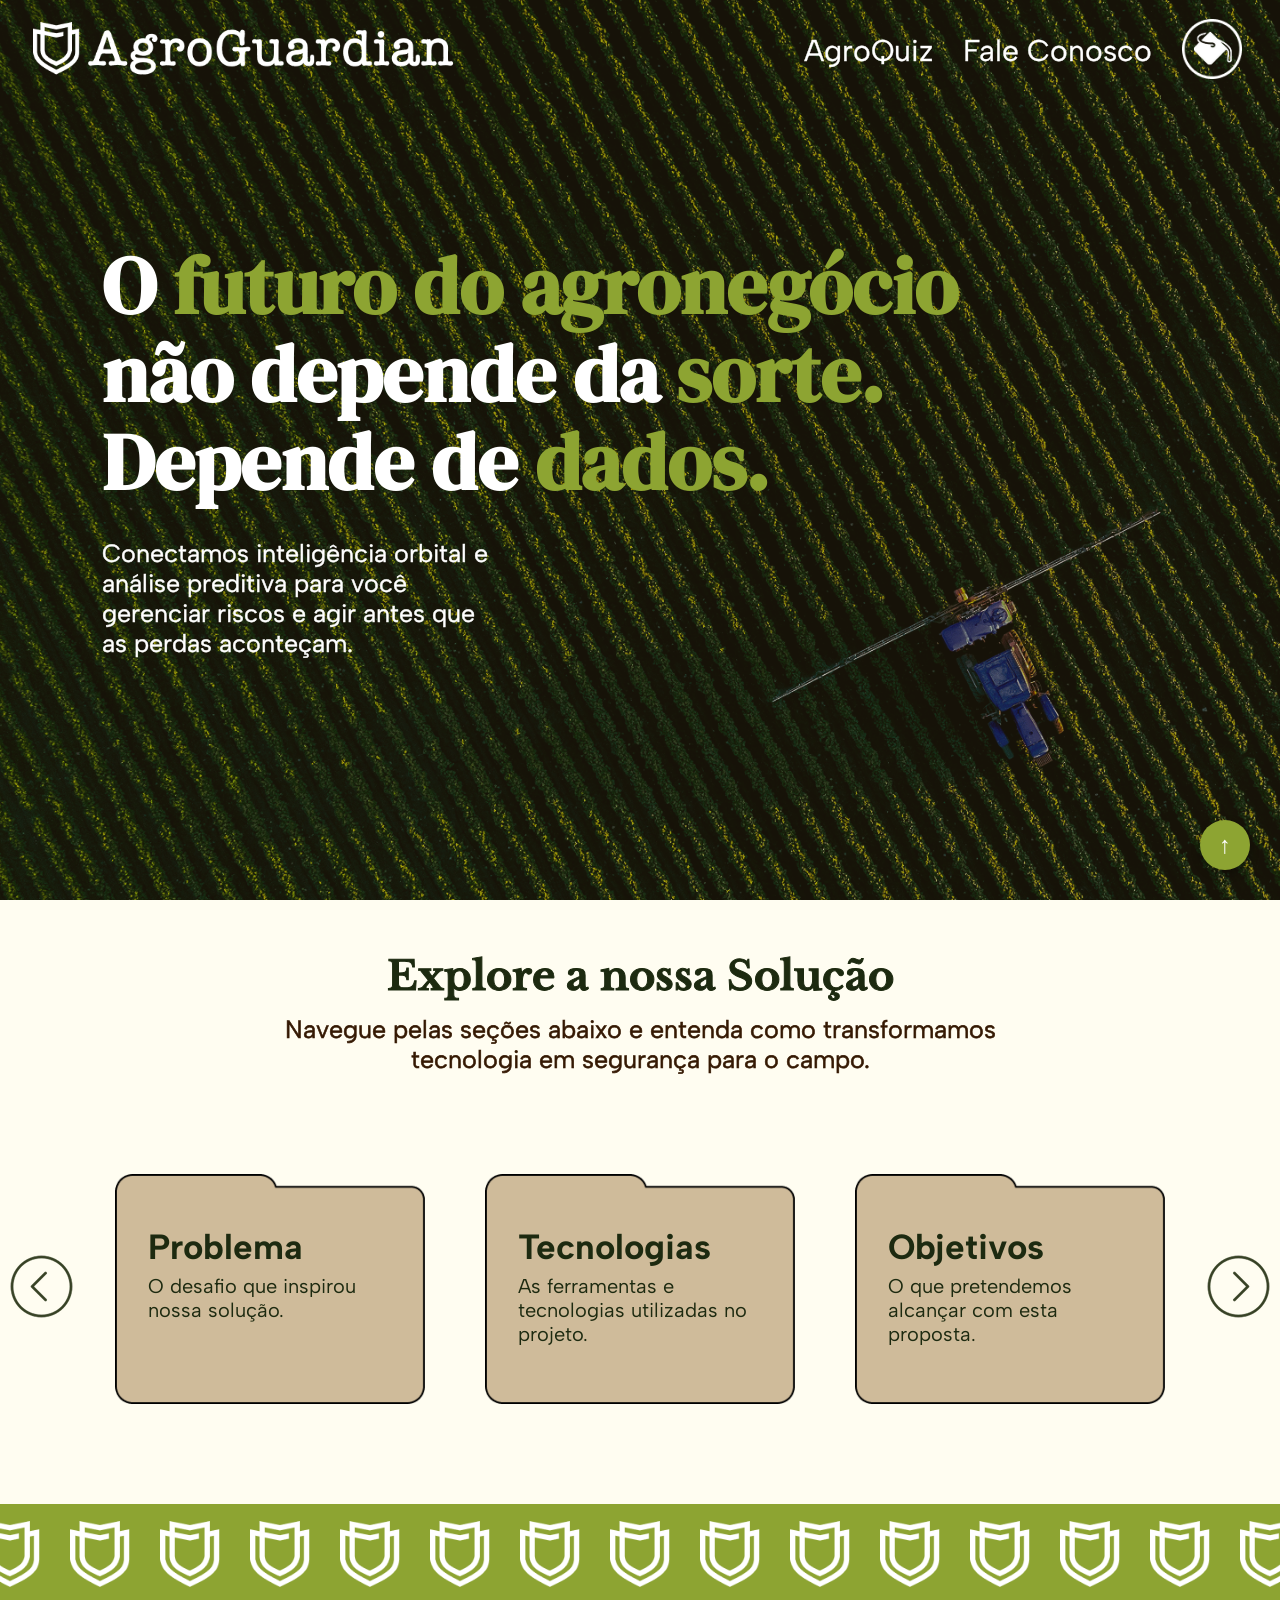
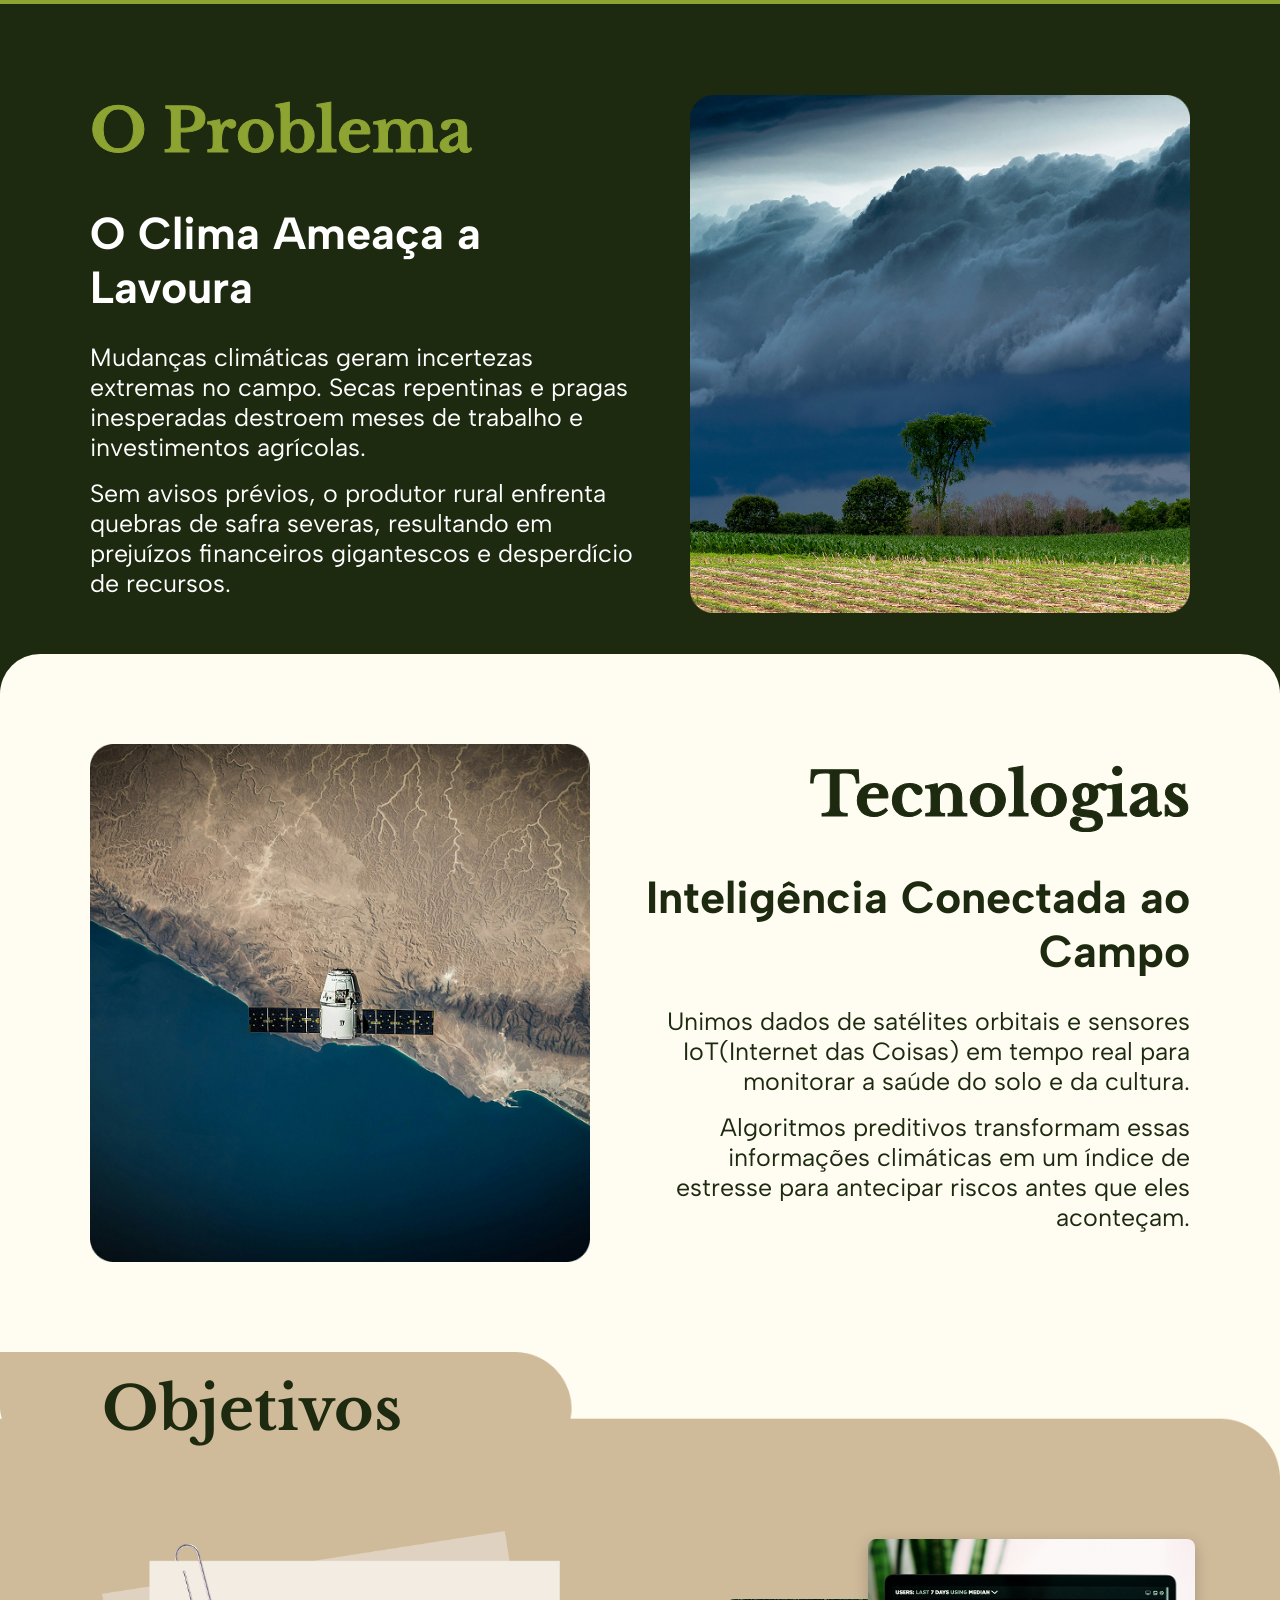
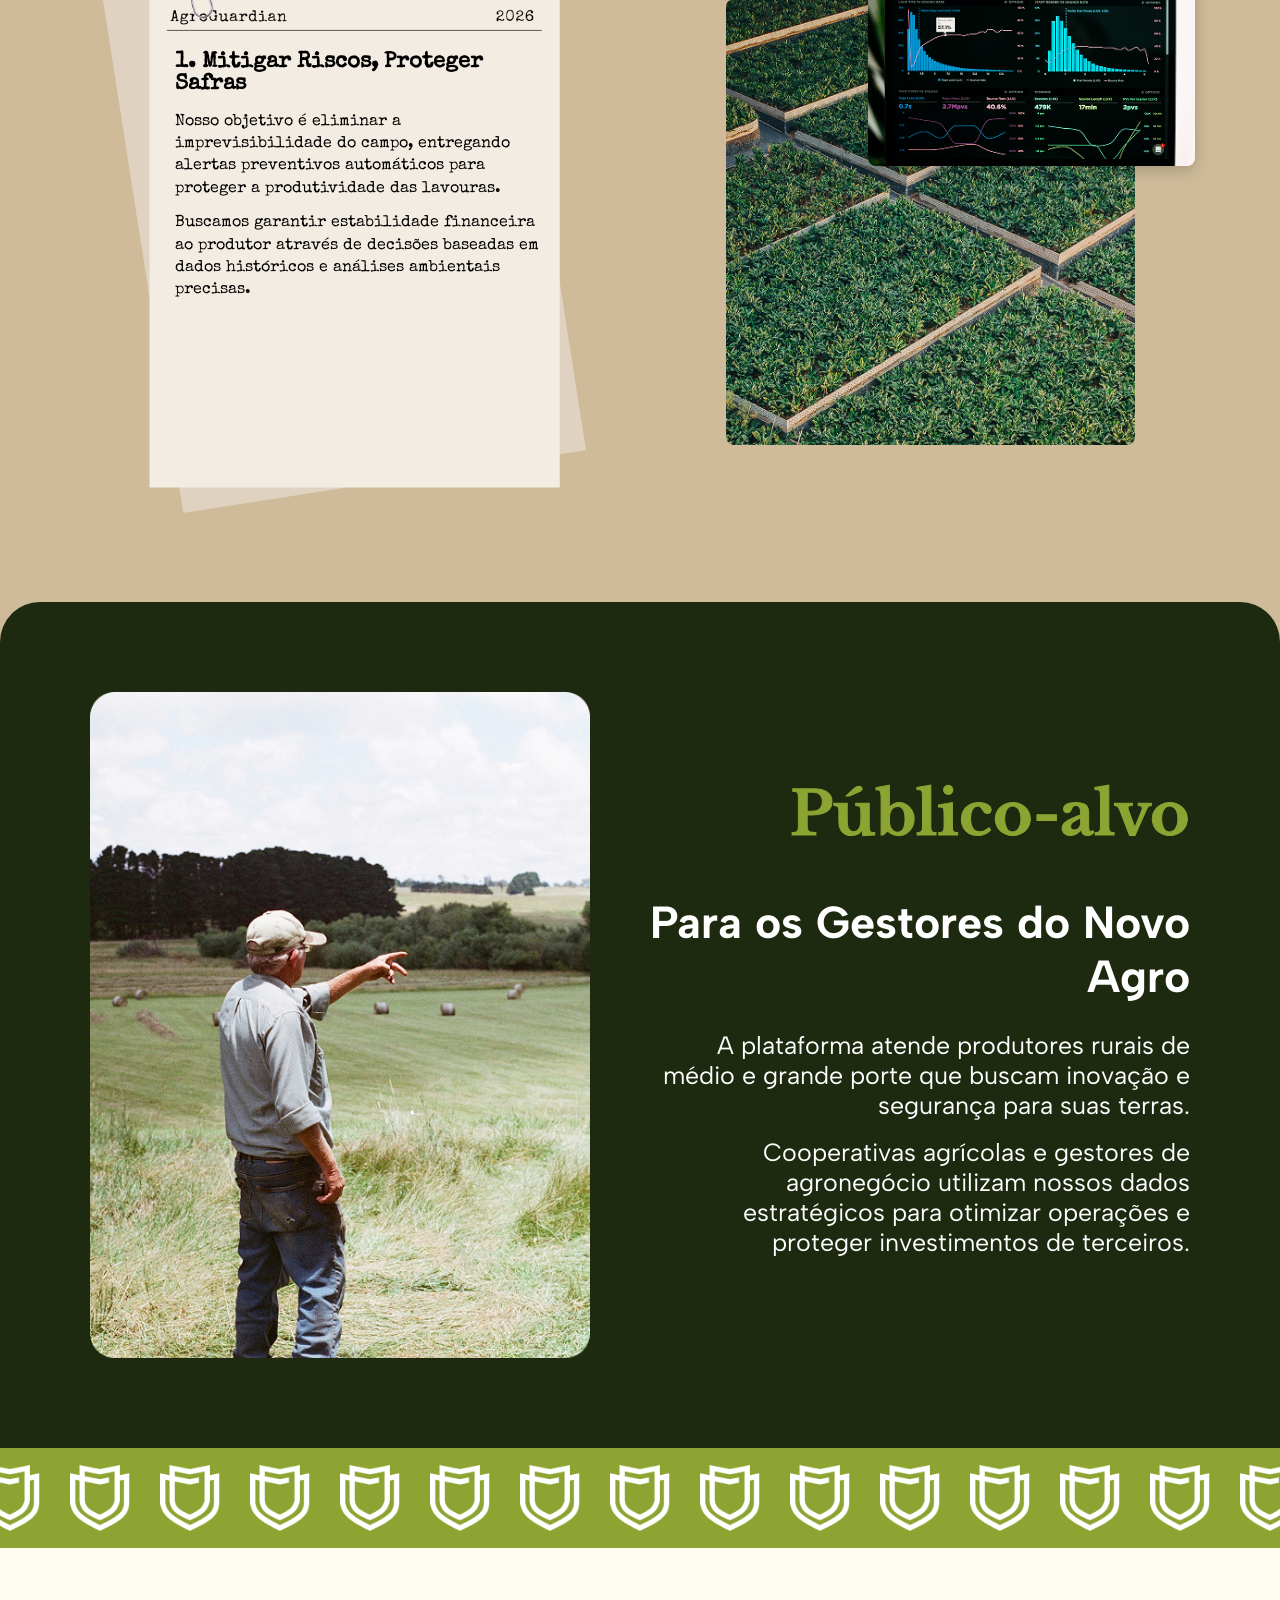
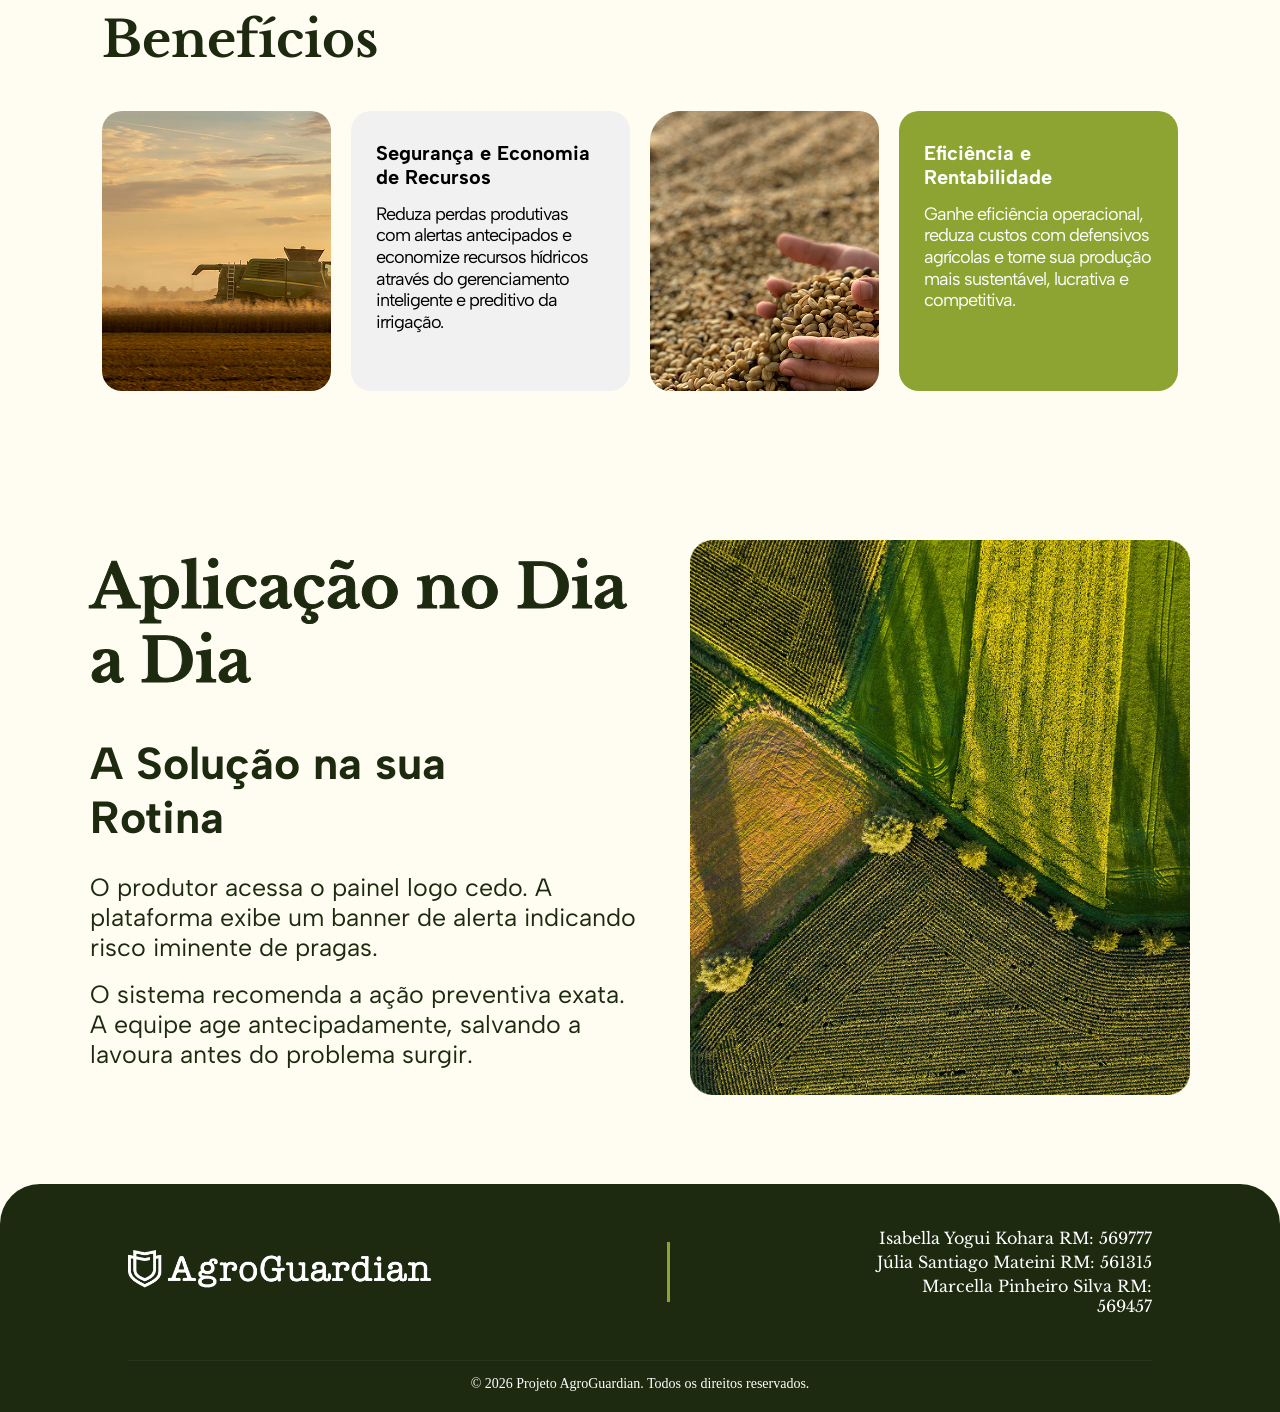
<file: index.html>
<!DOCTYPE html>
<html lang="pt-br">
<head>
    <meta charset="UTF-8">
    <meta name="viewport" content="width=device-width, initial-scale=1.0">
    <title>AgroGuardian</title>
    <link rel="stylesheet" href="./src/css/styleIndex.css">
</head>
<body>
    
<header>
    <a href="./index.html"><div class="logo"><img src="./src/assets/Logo.png" alt="Logo AgroGuardian" width="470px"></div></a>

    <nav>

        <a href="./src/pages/quiz.html">AgroQuiz</a>
        <a href="./src/pages/contato.html">Fale Conosco</a>
        <div class="dropdown-cores">
    <img src="./src/assets/MudaCor.png" alt="icon troca de cor do site" width="60px" class="mudaCor" id="btn-paleta">
    
    <div class="menu-cascata" id="menu-cores">
        <button onclick="mudarTema('padrao')">
            <span class="circulo-cor" style="background-color: #8DA432;"></span> Padrão 
        </button>
        <button onclick="mudarTema('outono')">
            <span class="circulo-cor" style="background-color: #B33A0B;"></span> Tema Outono
        </button>
        <button onclick="mudarTema('escuro')">
            <span class="circulo-cor" style="background-color: #ED8900;"></span> Tema Cyber
        </button>
    </div>
</div>
    </nav>
</header>

<section class="imgPrincipal">
   
    <div class="textPrincipal">
        <h1>
            O <span>futuro do agronegócio</span>
            não depende da <span>sorte.</span>
            Depende de <span>dados.</span>
        </h1>

        <p>
           Conectamos inteligência orbital e análise preditiva para você gerenciar
            riscos e agir antes que as perdas aconteçam.
        </p>
    </div>
</section>
<!-- Menu -->
    <section id="menu" class="menu">
    <h2>Explore a nossa Solução</h2>
    <p>
        Navegue pelas seções abaixo e entenda como transformamos
        tecnologia em segurança para o campo.
    </p>

    <div class="carousel-container">
        <button class="arrow prev"><img src="./src/assets/setaEsquerda.png" alt="Seta para a esquerda"></button>
        <div class="carousel-wrapper">

        <div class="carousel">
            <a href="#secao-problema" class="link-pasta">
                <div class="folder">
                    <img src="./src/assets/PastaFechada.png" alt="Pasta fechada" class="pasta">
                    <img class="aberta" src="./src/assets/PastaAbertaProb.png" alt="Pasta aberta Seção Problema">
                    <div class="conteudo">
                        <h3>Problema</h3>
                    <div class="label">O desafio que inspirou nossa solução.</div>
                    </div>
                </div>
            </a>
            <a href="#secao-tech" class="link-pasta">
            <div class="folder">
                <img src="./src/assets/PastaFechada.png" alt="Pasta fechada" class="pasta">
                <img class="aberta" src="./src/assets/PastaAbertaTec.png" alt="Pasta aberta Seção Tecnologias">
                <div class="conteudo">
                <h3>Tecnologias</h3>
                <div class="label">As ferramentas e tecnologias utilizadas no projeto.</div>
                </div>
            </div>
            </a>
            <a href="#secao-ob" class="link-pasta">
            <div class="folder">
                <img src="./src/assets/PastaFechada.png" alt="Pasta fechada" class="pasta">
                <img class="aberta" src="./src/assets/PastaAbertaObj.png" alt="Pasta aberta Seção Objetivos">
                <div class="conteudo">
                <h3>Objetivos</h3>
                <div class="label">O que pretendemos alcançar com esta proposta.</div>
                </div>
            </div>
            </a>
            <a href="#secao-pub" class="link-pasta">
            <div class="folder">
                <img src="./src/assets/PastaFechada.png" alt="Pasta fechada" class="pasta">
                <img class="aberta" src="./src/assets/PastaAbertaPub.png" alt="Pasta aberta Seção Público-Alvo">
                <div class="conteudo">
                <h3>Público-Alvo</h3>
                <div class="label">Quem será beneficiado pela solução desenvolvida.</div>
                </div>
            </div>
            </a>
            <a href="#secao-bene" class="link-pasta">
            <div class="folder">
                <img src="./src/assets/PastaFechada.png" alt="Pasta fechada" class="pasta">
                <img class="aberta" src="./src/assets/PastaAbertaBen.png" alt="Pasta aberta Seção Benefícios">
                <div class="conteudo">
                <h3>Benefícios</h3>
                <div class="label">As vantagens e impactos positivos do projeto.</div>
                </div>
            </div>
            </a>
            <a href="#secao-apli" class="link-pasta">
            <div class="folder">
                <img src="./src/assets/PastaFechada.png" alt="Pasta fechada" class="pasta">
                <img class="aberta" src="./src/assets/PastaAbertaAp.png" alt="Pasta aberta Seção Aplicação">
                <div class="conteudo">
                <h3>Aplicação</h3>
                <div class="label">Como a solução pode ser utilizada no dia a dia.</div>
                </div>
            </div>
            </a>
        </div>
    </div>
        <button class="arrow next"><img src="./src/assets/setaDireita.png" alt="Seta para a direita"></button>

    </div>
</section>
<!-- menu -->

<div class="faixa-simbolos">
    <img src="./src/assets/simbolo-branco.png" alt="Símbolo AgroGuardian">
    <img src="./src/assets/simbolo-branco.png" alt="Símbolo AgroGuardian">
    <img src="./src/assets/simbolo-branco.png" alt="Símbolo AgroGuardian">
    <img src="./src/assets/simbolo-branco.png" alt="Símbolo AgroGuardian">
    <img src="./src/assets/simbolo-branco.png" alt="Símbolo AgroGuardian">
    <img src="./src/assets/simbolo-branco.png" alt="Símbolo AgroGuardian">
    <img src="./src/assets/simbolo-branco.png" alt="Símbolo AgroGuardian">
    <img src="./src/assets/simbolo-branco.png" alt="Símbolo AgroGuardian">
    <img src="./src/assets/simbolo-branco.png" alt="Símbolo AgroGuardian">
    <img src="./src/assets/simbolo-branco.png" alt="Símbolo AgroGuardian">
    <img src="./src/assets/simbolo-branco.png" alt="Símbolo AgroGuardian">
    <img src="./src/assets/simbolo-branco.png" alt="Símbolo AgroGuardian">
    <img src="./src/assets/simbolo-branco.png" alt="Símbolo AgroGuardian">
    <img src="./src/assets/simbolo-branco.png" alt="Símbolo AgroGuardian">
    <img src="./src/assets/simbolo-branco.png" alt="Símbolo AgroGuardian">

</div>
<!-- Seção Problema -->
 <div id="secao-problema" class="conteudo-secao1">

    <div class="texto-secao1">
        <h2>O Problema</h2>
        <h3>O Clima Ameaça a Lavoura</h3>

        <p> Mudanças climáticas geram incertezas extremas no campo.
             Secas repentinas e pragas inesperadas destroem meses de trabalho
              e investimentos agrícolas.</p>

        <p>Sem avisos prévios, o produtor rural enfrenta quebras de safra severas,
             resultando em prejuízos financeiros gigantescos e desperdício de recursos.</p>
    </div>

    <img src="./src/assets/imgSecao1.png" class="img-Secao1" alt="Campo de plantação com tempo fechado">

</div>
<!-- Seção Tecnologias -->
<div id="secao-tech" class="conteudo-secao2">
    <img src="./src/assets/imgSecao2.png" class="img-Secao2" alt="Satélite sobrevoando uma região">
    <div class="texto-secao2">
        <h2>Tecnologias</h2>
        <h3>Inteligência Conectada ao Campo</h3>

        <p> Unimos dados de satélites orbitais e sensores IoT(Internet das Coisas) 
            em tempo real para monitorar a saúde do solo e da cultura.</p>

        <p>Algoritmos preditivos transformam essas informações climáticas em um índice
             de estresse para antecipar riscos antes que eles aconteçam.</p>
    </div>
</div>
<!-- Seção Objetivos -->
 <div id="secao-ob" class="conteudo-secao3">
    <h2>Objetivos</h2>
    
    <div class="papelSecao3">
        <img src="./src/assets/PapelFundo.png" alt="Papéis presos por um clipe">
        <div class="texto-secao3">
            <h3>1. Mitigar Riscos, Proteger Safras</h3>
            <p>Nosso objetivo é eliminar a imprevisibilidade do campo, 
                entregando alertas preventivos automáticos para proteger 
                a produtividade das lavouras.</p>
            <p>Buscamos garantir estabilidade financeira ao produtor através 
                de decisões baseadas em dados históricos e análises ambientais 
                precisas. </p>
        </div>
    </div> <div class="bloco-imagens-secao3">
        <img src="./src/assets/img2Secao3.png" class="img2secao3" alt="Plantação">
        <img src="./src/assets/imgSecao3.png" class="img1secao3" alt="Dashboard">
    </div> </div>

<!-- Seção Público-alvo -->

<div id="secao-pub" class="conteudo-secao4">
    <img src="./src/assets/imgSecao4.png" class="img-Secao4" alt="Produtor rural apontando para um campo com fardos de feno e árvores ao fundo.">
    <div class="texto-secao4">
        <h2>Público-alvo</h2>
        <h3>Para os Gestores do Novo Agro</h3>

        <p> A plataforma atende produtores rurais de médio e grande porte que 
            buscam inovação e segurança para suas terras. </p>

        <p>Cooperativas agrícolas e gestores de agronegócio utilizam nossos dados
             estratégicos para otimizar operações e proteger investimentos de terceiros. </p>
    </div>
</div>

<div class="faixa-simbolos">
    <img src="./src/assets/simbolo-branco.png" alt="Símbolo AgroGuardian">
    <img src="./src/assets/simbolo-branco.png" alt="Símbolo AgroGuardian">
    <img src="./src/assets/simbolo-branco.png" alt="Símbolo AgroGuardian">
    <img src="./src/assets/simbolo-branco.png" alt="Símbolo AgroGuardian">
    <img src="./src/assets/simbolo-branco.png" alt="Símbolo AgroGuardian">
    <img src="./src/assets/simbolo-branco.png" alt="Símbolo AgroGuardian">
    <img src="./src/assets/simbolo-branco.png" alt="Símbolo AgroGuardian">
    <img src="./src/assets/simbolo-branco.png" alt="Símbolo AgroGuardian">
    <img src="./src/assets/simbolo-branco.png" alt="Símbolo AgroGuardian">
    <img src="./src/assets/simbolo-branco.png" alt="Símbolo AgroGuardian">
    <img src="./src/assets/simbolo-branco.png" alt="Símbolo AgroGuardian">
    <img src="./src/assets/simbolo-branco.png" alt="Símbolo AgroGuardian">
    <img src="./src/assets/simbolo-branco.png" alt="Símbolo AgroGuardian">
    <img src="./src/assets/simbolo-branco.png" alt="Símbolo AgroGuardian">
    <img src="./src/assets/simbolo-branco.png" alt="Símbolo AgroGuardian">

</div>

<!-- Seção Benefícios -->

<div id="secao-bene" class="conteudo-secao5">
    <h2>Benefícios</h2>
    
    <div class="container-cards-secao5">
        <div class="card card-img-secao5">
            <img src="./src/assets/img1Secao5.png" alt="Trator no campo">
        </div>

        <div class="card cardTexto1-secao5">
            <h3>Segurança e Economia de Recursos</h3>
            <p>Reduza perdas produtivas com alertas antecipados e economize 
                recursos hídricos através do gerenciamento inteligente e preditivo 
                da irrigação.</p>
        </div>

        <div class="card card-img-secao5">
            <img src="./src/assets/img2Secao5.png" alt="Mãos segurando grãos">
        </div>

        <div class="card cardTexto2-secao5">
            <h3>Eficiência e Rentabilidade</h3>
            <p>Ganhe eficiência operacional, reduza custos com defensivos agrícolas 
                e torne sua produção mais sustentável, lucrativa e competitiva.</p>
        </div>
    </div>
</div>

<!-- Seção Aplicação no Dia a Dia -->
 <div class="conteudo-secao6">

    <div id="secao-apli" class="texto-secao6">
        <h2>Aplicação no Dia a Dia</h2>
        <h3>A Solução na sua Rotina</h3>

        <p> O produtor acessa o painel logo cedo. A plataforma 
            exibe um banner de alerta indicando risco iminente de pragas.</p>

        <p>O sistema recomenda a ação preventiva exata. A equipe age 
            antecipadamente, salvando a lavoura antes do problema surgir. </p>
    </div>

    <img src="./src/assets/imgSecao6.png" class="img-Secao6" alt="Vista aérea de campos agrícolas.">

</div>

<!-- Footer -->
 <footer class="rodape">
    
    <div class="footer-topo">
        
        <div class="footer-logo">
            <img src="./src/assets/Logo.png" alt="AgroGuardian Logo">
    
        </div>
        
        <div class="linha-vertical"></div>
        
        <div class="footer-integrantes">
            <p>Isabella Yogui Kohara RM: 569777</p>
            <p>Júlia Santiago Mateini RM: 561315</p>
            <p>Marcella Pinheiro Silva RM: 569457</p>
        </div>
        
    </div>

    <div class="footer-baixo">
        <p>&copy; 2026 Projeto AgroGuardian. Todos os direitos reservados.</p>
    </div>

</footer>
 <script src="./src/js/scriptIndex.js"></script>
 <script src="./src/js/scriptCores.js"></script>
 <a href="#menu" class="botao-subir" title="Voltar ao Menu">
    &uarr; </a>
</body>
</html>
</file>
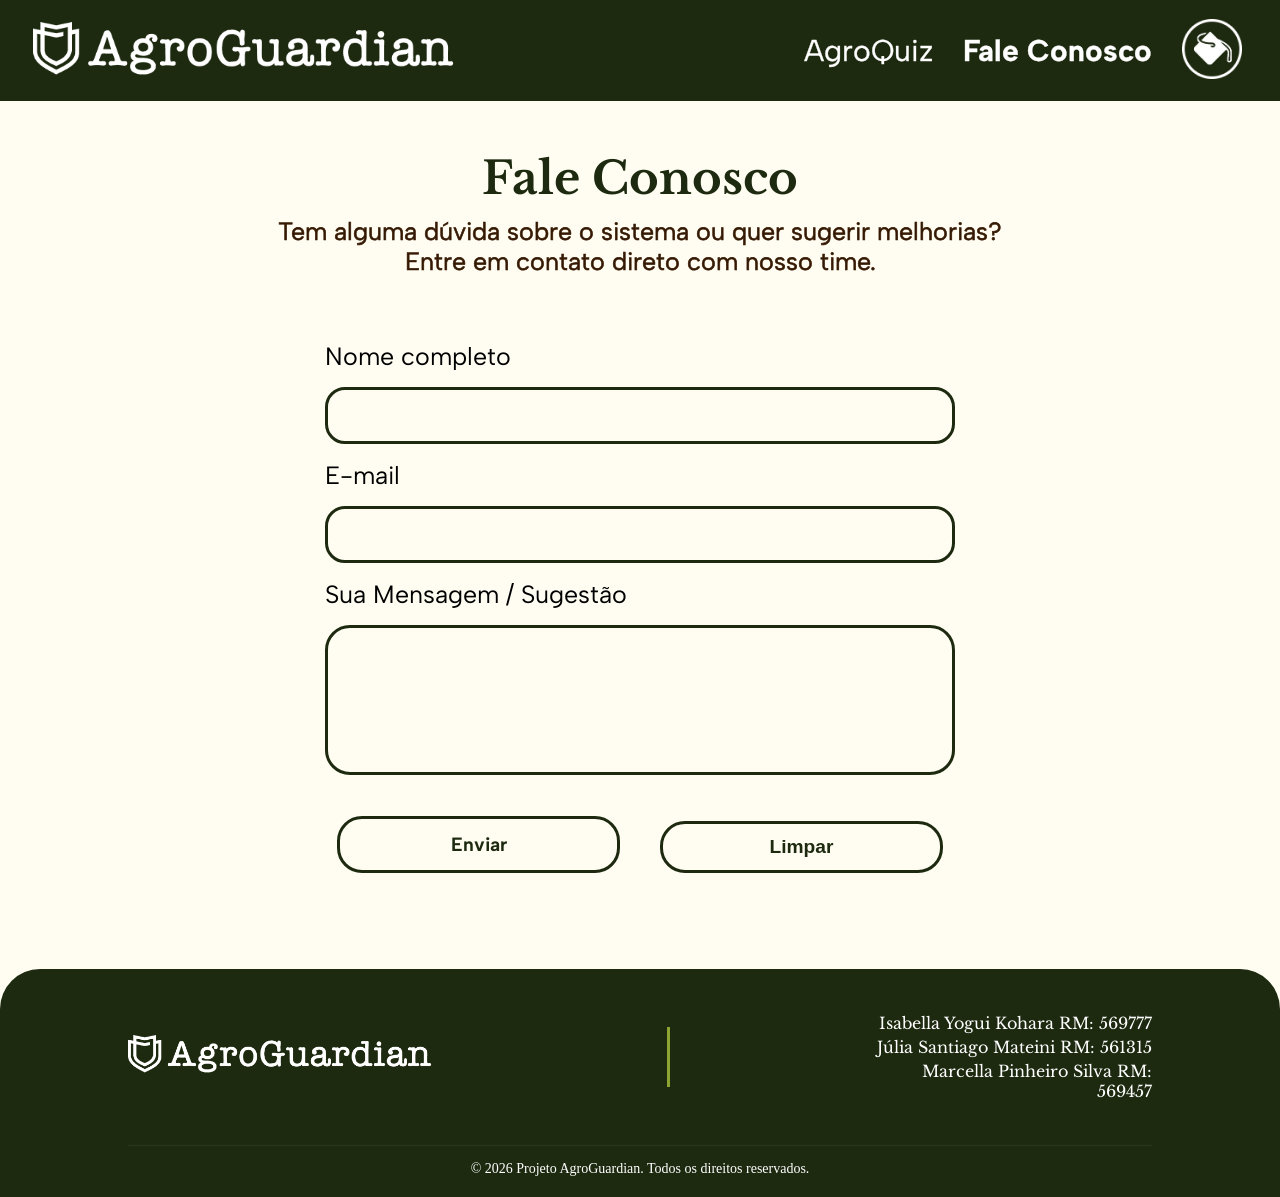
<file: src/pages/contato.html>
<!DOCTYPE html>
<html lang="en">
<head>
    <meta charset="UTF-8">
    <meta name="viewport" content="width=device-width, initial-scale=1.0">
    <title>Fale Conosco</title>
    <link rel="stylesheet" href="../css/styleContato.css">
</head>
<body>
    <!-- Header -->
    <header>
    <a href="/index.html"><div class="logo"><img src="../assets/Logo.png" alt="Logo AgroGuardian" width="470px"></div></a>

    <nav>

        <a href="../pages/quiz.html">AgroQuiz</a>
        <a href="../pages/contato.html"><span>Fale Conosco</span></a>
        <div class="dropdown-cores">
    <img src="../assets/MudaCor.png" alt="icon troca de cor do site" width="60px" class="mudaCor" id="btn-paleta">
    
    <div class="menu-cascata" id="menu-cores">
        <button onclick="mudarTema('padrao')">
            <span class="circulo-cor" style="background-color: #8DA432;"></span> Padrão (Verde)
        </button>
        <button onclick="mudarTema('outono')">
            <span class="circulo-cor" style="background-color: #B33A0B;"></span> Outono (Terracota)
        </button>
        <button onclick="mudarTema('escuro')">
            <span class="circulo-cor" style="background-color: #121212;"></span> Modo Escuro
        </button>
    </div>
</div>
    </nav>
</header>

<div class="container-formulario">
    <div class="titulo"><h2>Fale Conosco</h2>
        <p> Tem alguma dúvida sobre o sistema ou quer sugerir melhorias? 
            Entre em contato direto com nosso time.</p>
    </div>
    <section class="contato">
        <div class="formulario-wrapper">
            <div class="formulario">
               <form id="formulario" novalidate>
                    Nome completo 
                    <input type="text" id="nome" required>
                    E-mail
                    <input type="email" id="email" required>
                    Sua Mensagem / Sugestão
                    <textarea id="mensagem" required></textarea>
    
                    <div class="botoes-container">
                        <button type="submit" id="botao">Enviar</button>
                        <button type="reset" value="Limpar Formulário" id="reset">Limpar</button>
                     </div>
                </form>
            </div>
        </div>
    </section>
</div>


<!-- Footer -->
  <footer class="rodape">
    
    <div class="footer-topo">
        
        <div class="footer-logo">
            <img src="../assets/Logo.png" alt="Logo AgroGuardian">
    
        </div>
        
        <div class="linha-vertical"></div>
        
        <div class="footer-integrantes">
            <p>Isabella Yogui Kohara RM: 569777</p>
            <p>Júlia Santiago Mateini RM: 561315</p>
            <p>Marcella Pinheiro Silva RM: 569457</p>
        </div>
        
    </div>

    <div class="footer-baixo">
        <p>&copy; 2026 Projeto AgroGuardian. Todos os direitos reservados.</p>
    </div>

</footer>
<div id="notificacao"></div>
<script src="../js/scriptCores.js"></script>
<script src="../js/scriptContato.js"></script>
</body>
</html>
</file>
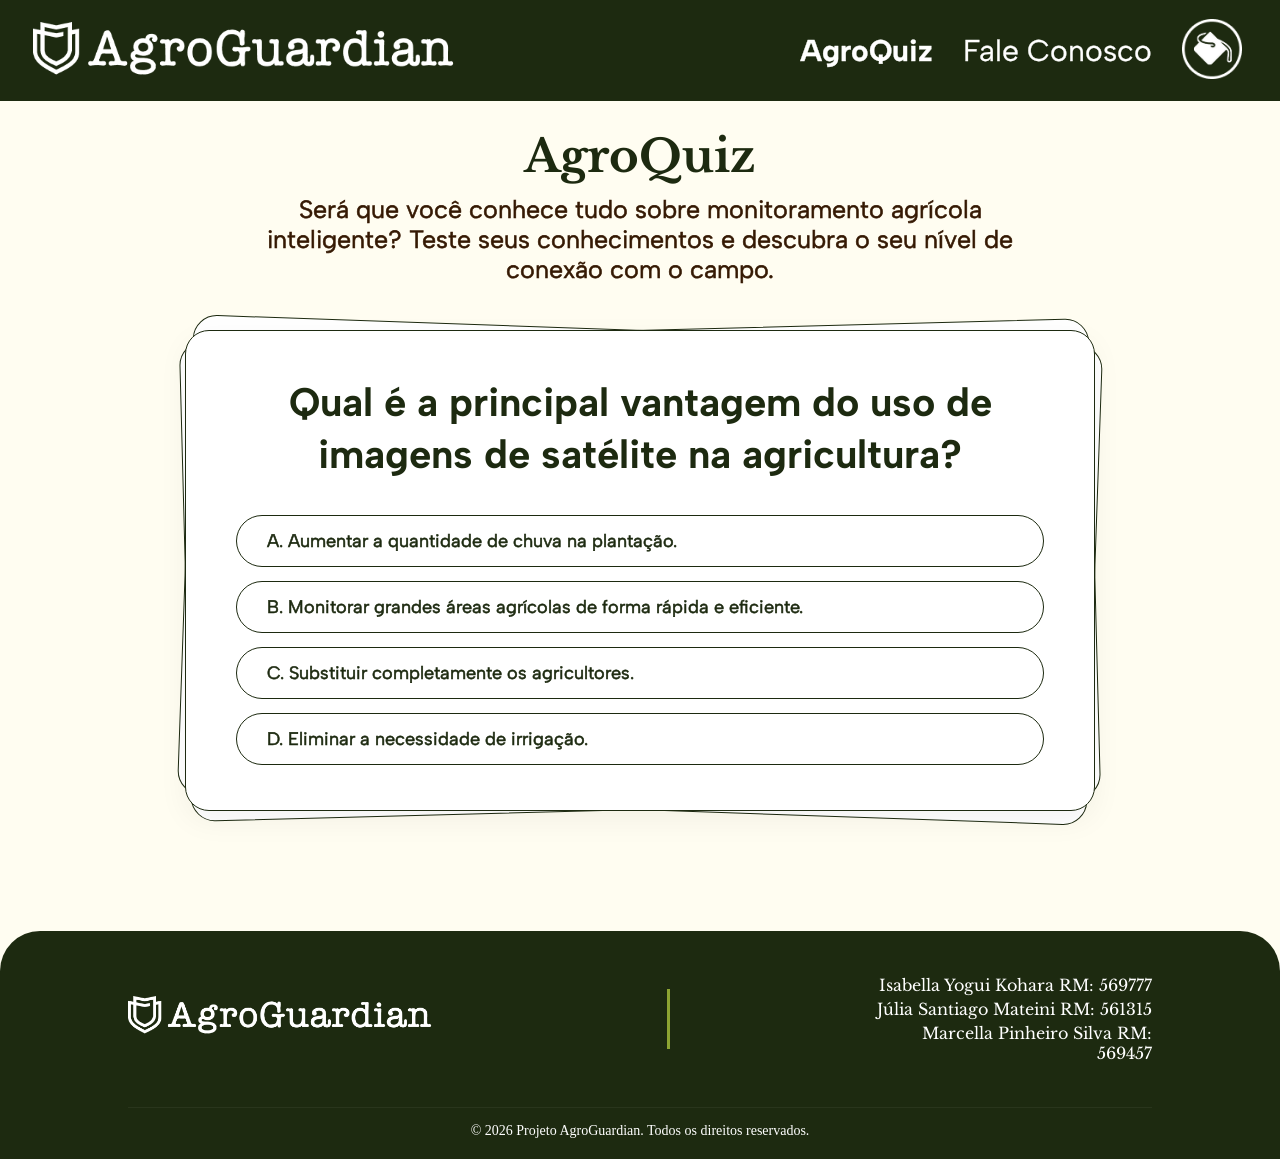
<file: src/pages/quiz.html>
<!DOCTYPE html>
<html lang="en">
<head>
    <meta charset="UTF-8">
    <meta name="viewport" content="width=device-width, initial-scale=1.0">
    <title>AgroQuiz</title>
    <link rel="stylesheet" href="../css/styleQuiz.css">
</head>
<body>
    <!-- Header -->
    <header>
    <a href="/index.html"><div class="logo"><img src="../assets/Logo.png" alt="Logo AgroGuardian" width="470px"></div></a>

    <nav>

        <a href="../pages/quiz.html"><span>AgroQuiz</span></a>
        <a href="../pages/contato.html">Fale Conosco</a>
        <div class="dropdown-cores">
    <img src="../assets/MudaCor.png" alt="icon troca de cor do site" width="60px" class="mudaCor" id="btn-paleta">
    
    <div class="menu-cascata" id="menu-cores">
        <button onclick="mudarTema('padrao')">
            <span class="circulo-cor" style="background-color: #8DA432;"></span> Padrão 
        </button>
        <button onclick="mudarTema('outono')">
            <span class="circulo-cor" style="background-color: #B33A0B;"></span> Outono 
        </button>
        <button onclick="mudarTema('escuro')">
            <span class="circulo-cor" style="background-color: #121212;"></span> Modo Escuro
        </button>
         </div>
    </div>
    </nav>
</header>

<div class="titulo"><h2>AgroQuiz</h2>
        <p> Será que você conhece tudo sobre monitoramento agrícola inteligente? 
           Teste seus conhecimentos e descubra o seu nível de conexão com o campo.</p>
    </div>


<main class="quiz-container">
        <div class="papel-sombra2"></div>
        <div class="papel-sombra1"></div>
        
        <div class="quiz-card" id="quiz-card">
            </div>
    </main>


<!-- Footer -->
  <footer class="rodape">
    
    <div class="footer-topo">
        
        <div class="footer-logo">
            <img src="../assets/Logo.png" alt="Logo AgroGuardian">
    
        </div>
        
        <div class="linha-vertical"></div>
        
        <div class="footer-integrantes">
            <p>Isabella Yogui Kohara RM: 569777</p>
            <p>Júlia Santiago Mateini RM: 561315</p>
            <p>Marcella Pinheiro Silva RM: 569457</p>
        </div>
        
    </div>

    <div class="footer-baixo">
        <p>&copy; 2026 Projeto AgroGuardian. Todos os direitos reservados.</p>
    </div>

</footer>
<script src="../js/scriptCores.js"></script>
<script src="../js/scriptQuiz.js"></script>
</body>
</html>
</file>
<file: src/css/styleIndex.css>
:root {
    --background: #FFFDF1;
    --color1: #1D2A10; 
    --color2: #8DA432; 
    --color3: #FFFFFF; 
    --color4: #D9C8AB;
    --color5: #351903;
    --color6: #F1F1F1;
    
}
@font-face {
    font-family: 'Albert';
    src: url('../fonts/AlbertSans-VariableFont_wght.ttf') format('truetype');
}
@font-face {
    font-family: 'DMSerif';
    src: url('../fonts/DMSerifDisplay-Regular.ttf') format('truetype');
}
@font-face {
    font-family: 'Libre';
    src: url('../fonts/LibreBaskerville-VariableFont_wght.ttf') format('truetype');
}
@font-face {
    font-family: 'Special';
    src: url('../fonts/SpecialElite-Regular.ttf') format('truetype');
}

html{
    scroll-behavior: smooth;
}

* {
    margin: 0;
    padding: 0;
    box-sizing: border-box;
}
body{
    background-color: var(--background);
}

.link-pasta {
    text-decoration: none;
    color: inherit; 
    display: inline-block; 
}
header {
    position: absolute;
    width: 100%;
    z-index: 1000;
    display: flex;
    justify-content: space-between;
    align-items: center;
    padding-top: 1%;
    padding-right: 3%;
   
}
.logo{
    padding-top: 2%;
    padding-left: 7%;
}
header nav{
    display: flex;
    align-items: center;
    gap: 30px;
}
header nav a{
    font-family: Albert; 
    text-decoration: none;
    font-size: 30px;
    color: var(--color3);
    -webkit-text-stroke: 0.36px var(--color3);
}
.mudaCor{
    padding-top: 2%;
}

.dropdown-cores {
    position: relative;
    display: inline-block;
}

.mudaCor {
    padding-top: 2%;
    cursor: pointer;
    transition: transform 0.2s ease;
}

.mudaCor:hover {
    transform: scale(1.1); 
}

.menu-cascata {
    display: none; 
    position: absolute;
    top: 100%;   
    right: 0;
    background-color: #FFFFFF;
    border: 1.5px solid #1D2A10;
    border-radius: 15px;
    min-width: 180px;
    box-shadow: 0px 8px 16px rgba(0,0,0,0.15);
    z-index: 10000;
    padding: 8px 0;
    margin-top: 10px;
}

.menu-cascata.mostrar {
    display: flex;
    flex-direction: column;
}

.menu-cascata button {
    background: none;
    border: none;
    padding: 10px 16px;
    width: 100%;
    text-align: left;
    font-family: 'Albert', sans-serif;
    font-size: 16px;
    color: #1D2A10;
    cursor: pointer;
    display: flex;
    align-items: center;
    gap: 10px;
    transition: background-color 0.2s;
}

.menu-cascata button:hover {
    background-color: #F1F1F1; 
}

.circulo-cor {
    width: 15px;
    height: 15px;
    border-radius: 50%;
    border: 1px solid rgba(0,0,0,0.2);
    display: inline-block;
}

.imgPrincipal {
    position: relative;
    min-height: 100vh;
    background-image: url("../assets/ImageMain.png");
    background-size: cover;
    background-position: center;
    display: flex;
    align-items: center;
    padding: 15% 8% ;
}

.textPrincipal {
    position: relative;
    z-index: 1;
    max-width: 900px;
    font-family: DMSerif;
}

.imgPrincipal h1 {
    font-size: 80px;
    line-height: 1.1;
    color: var(--color3);
}

.imgPrincipal h1 span {
    color: var(--color2);
}

.imgPrincipal p {
    margin-top: 2rem;
    max-width: 400px;
    color: var(--color3);
    font-size: 25px;
    font-family: Albert;
    -webkit-text-stroke: 0.5px var(--color3);
}
/* menu */
.menu{
    align-items: center;
   
}
.menu h2{
    padding-top: 4%;
    color: var(--color1);
    font-family: Libre;
    -webkit-text-stroke: 1px var(--color1);
    text-align: center;
    font-size: 40px;

}
.menu p{
    color: var(--color5);
    padding-top: 1%;
    font-family: Albert;
    -webkit-text-stroke: 0.6px var(--color5);
    text-align: center;
    font-size: 25px;
    padding-left: 20%;
    padding-right: 20%;
}

/* Carrosel */

.carousel-container{
    display:flex;
    align-items:center;
    justify-content:center;
    gap:20px;

}

.carousel-wrapper{
    width:1090px;
    overflow:hidden;
}

.carousel{
    display:flex;
    gap:20px;
    width:max-content;
    height: 430px;
    align-items: center;
    overflow:visible;

    transition: transform 0.5s ease;
}
.arrow{
    all: unset;
    cursor: pointer;
}
.carousel::-webkit-scrollbar{
    display:none;
}

.folder{
    position:relative;
    width:350px;
    height:230px;
    flex-shrink:0;
    overflow:visible;
}

.pasta,
.aberta{
    position: absolute;
    top: 0;
    left: 0;
    width: 100%;
    height: 100%;
    object-fit: contain;
    transition: transform 0.7s cubic-bezier(0.16, 1, 0.3, 1);
}

.pasta{
    opacity: 1;
    z-index: 1;
}

.aberta{
    opacity:0;
    z-index:2;

    width:125%;
    height:auto;

    left:-12%;
    top:-18%;

    transform:scale(0.95);

    transition:
        opacity 0.5s ease,
        transform 0.5s ease;
}

/* Hover */
.folder:hover .pasta{
    opacity: 0;
}

.folder:hover .aberta{
    opacity: 1;
    transform: scale(1);
}

.folder:hover .conteudo{
    display: none;
}
.conteudo{
    position: relative;
    z-index: 3;
    padding-top: 15%;
    padding-left: 15%;
}
.conteudo h3{
    font-family: Albert;
    font-size: 35px;
    color: var(--color1);
}
.label{
    font-family: Albert;
    font-size: 20px;
    text-align: start;
    color: var(--color1);
    padding-top: 2%;
    max-width: 250px;
}
/* menu */
.faixa-simbolos {
    width: 100%;
    height: 100px;
    background-color: var(--color2); 
    display: flex;
    align-items: center;
    justify-content: center;
    gap: 30px; 
    overflow: hidden; 
    padding: 0 10px;
}

/* Controla o tamanho de cada símbolo individual dentro da faixa */
.faixa-simbolos img {
    height: 70px; /* Deixa o símbolo centralizado com margem em cima e embaixo */
    width: 60px;
    object-fit: contain;
}
/* Seção Problema */
.conteudo-secao1{
    display: flex;
    align-items: center;
    justify-content: space-between;
    gap: 50px;
    padding: 7%;
    background-color: var(--color1);
   
}

.texto-secao1{
    flex: 1;
}
.texto-secao1 h2{
    font-family: Libre;
    color: var(--color2);
    font-size: 60px;
    -webkit-text-stroke: 1px var(--color2);
    padding-bottom: 7%;
}
.texto-secao1 h3{
    font-family: Albert;
    color: var(--color3);
    font-size: 45px;
    padding-bottom: 5%;
    max-width: 400px;
}
.texto-secao1 p{
    font-family: Albert;
    color: var(--color3);
    font-size: 25px;
    padding-bottom: 3%;
}
.img-Secao1{
    width: 500px;
    flex-shrink: 0;
}
/* Seção Tecnologia */

.conteudo-secao2{
    display: flex;
    align-items: center;
    justify-content: space-between;
    gap: 50px;
    padding: 7%;
    background-color: var(--background);
    margin-top: -50px; 
    position: relative;
    z-index: 10;
    border-radius: 40px 40px 0 0;
   
}

.texto-secao2{
    flex: 1;
    text-align: end;
}
.texto-secao2 h2{
    font-family: Libre;
    color: var(--color1);
    font-size: 60px;
    -webkit-text-stroke: 1px var(--color1);
    padding-bottom: 7%;
    text-align: end;
}
.texto-secao2 h3{
    font-family: Albert;
    color: var(--color1);
    font-size: 45px;
    padding-bottom: 5%;
    text-align: end;
}
.texto-secao2 p{
    font-family: Albert;
    color: var(--color1);
    font-size: 25px;
    padding-bottom: 3%;
}
.img-Secao2{
    width: 500px;
    flex-shrink: 0;
}
/* Seção Objetivos */

.conteudo-secao3 {
    position: relative;
    width: 100%;
    min-height: 100vh; 
    background-image: url("../assets/fundoPasta.png");
    background-size: 100% ; 
    background-position: top center;
    background-repeat: no-repeat;
    box-sizing: border-box;
    display: flex;
    flex-direction: row;
    align-items: center;          
    justify-content: space-between;
    padding: 140px 8% 100px 8%; 

}

.conteudo-secao3 h2 {
    font-family: Libre; 
    color: var(--color1);
    font-size: 60px;
    position: absolute;
    top: 20px;         
    left: 8%;        
    margin: 0;
}


.papelSecao3 {
    position: relative; 
    width: 45%;     
    max-width: 550px;  
}


.papelSecao3 > img {
    width: 100%;
    height: auto;
    display: block;  
}

.texto-secao3 {
    position: absolute;
    top: 0;
    left: 0;
    width: 100%;
    height: 100%;
    padding-top: 25%;
    padding-left: 15%;
    padding-right: 8%;
    box-sizing: border-box;
    
    display: flex;
    flex-direction: column;
    justify-content: flex-start;
}

.texto-secao3 h3 {
    font-family: 'Special';
    color: black;
    font-size: 22px;
    margin: 0 0 15px 0;
}

.texto-secao3 p {
    font-family: 'Special';
    color: black;
    font-size: 16px;   
    line-height: 1.4;   
    margin: 0 0 12px 0;
}


.bloco-imagens-secao3 {
    position: relative;
    width: 38%;        
    max-width: 420px;  
    margin-right: 4%;   
}

.img1secao3 {
    width: 100%;
    height: auto;
    border-radius: 8px; 
    display: block;
}

.img2secao3 {
    position: absolute;
    width: 80%;        
    height: auto;
    top: -60px;       
    right: -60px;      
    z-index: 2;         
    border-radius: 8px;
    box-shadow: 0 4px 15px rgba(0, 0, 0, 0.2); 
}
/* Seção Público-alvo */

.conteudo-secao4{
    display: flex;
    align-items: center;
    justify-content: space-between;
    gap: 50px;
    padding: 7%;
    background-color: var(--color1);
    margin-top: -50px; 
    position: relative;
    z-index: 10;
    border-radius: 40px 40px 0 0;
   
}

.texto-secao4{
    flex: 1;
    text-align: end;
}
.texto-secao4 h2{
    font-family: Libre;
    color: var(--color2);
    font-size: 60px;
    -webkit-text-stroke: 1px var(--color2);
    padding-bottom: 8%;
    text-align: end;
}
.texto-secao4 h3{
    font-family: Albert;
    color: var(--color3);
    font-size: 45px;
    padding-bottom: 5%;
    text-align: end;
}
.texto-secao4 p{
    font-family: Albert;
    color: var(--color3);
    font-size: 25px;
    padding-bottom: 3%;
}
.img-Secao4{
    width: 500px;
    flex-shrink: 0;
}

/* Seção Beneficios */

.conteudo-secao5 {
    width: 100%;
    padding: 60px 8%;
    background-color: var(--background);
    box-sizing: border-box;
}

.conteudo-secao5 h2 {
    font-family: Libre;
    color: var(--color1);     
    font-size: 50px;
    margin-bottom: 40px;
}

.container-cards-secao5 {
    display: flex;
    flex-direction: row;
    justify-content: space-between; 
    gap: 20px;                      
}

.card {
    flex: 1;               
    height: 280px;           
    border-radius: 20px;    
    overflow: hidden;        
    box-sizing: border-box;
}

.card card-img-secao5 {
    width: 100%;
    height: 100%;
    object-fit: cover;      
}

.cardTexto1-secao5, .cardTexto2-secao5 {
    padding: 30px 25px;     
    display: flex;
    flex-direction: column;
    justify-content: flex-start;
}

.cardTexto1-secao5 h3, .cardTexto2-secao5 h3 {
    font-family: Albert;
    font-size: 20px;
    font-weight: bold;
    margin: 0 0 15px 0;
}

.cardTexto1-secao5 p, .cardTexto2-secao5 p {
    font-family: Albert;
    font-size: 18px;
    line-height: 1.2;
    letter-spacing: -1px; 
    margin: 0;

}

.cardTexto1-secao5 {
    background-color: var(--color6); 
}
.cardTexto1-secao5 h3, .cardTexto1-secao5 p {
    color: black;          
}

/* Card Verde */
.cardTexto2-secao5 {
    background-color: var(--color2);
}
.cardTexto2-secao5 h3, .cardTexto2-secao5 p {
    color: var(--color3);          
}
/* Seção Aplicação no Dia a Dia */
.conteudo-secao6{
    display: flex;
    align-items: center;
    justify-content: space-between;
    gap: 50px;
    padding: 7%;
    background-color: var(--background);
   
}

.texto-secao6{
    flex: 1;
}
.texto-secao6 h2{
    font-family: Libre;
    color: var(--color1);
    font-size: 60px;
    -webkit-text-stroke: 1px var(--color1);
    padding-bottom: 7%;
}
.texto-secao6 h3{
    font-family: Albert;
    color: var(--color1);
    font-size: 45px;
    padding-bottom: 5%;
    max-width: 400px;
}
.texto-secao6 p{
    font-family: Albert;
    color: var(--color1);
    font-size: 25px;
    padding-bottom: 3%;
}
.img-Secao6{
    width: 500px;
    flex-shrink: 0;
}

/* Footer */
.rodape {
    background-color: var(--color1); 
    width: 100%;
    padding: 40px 10% 20px 10%;
    box-sizing: border-box;
    display: flex;
    flex-direction: column;   
    gap: 40px;     
    border-top-left-radius: 40px;
    border-top-right-radius: 40px;      
}

.footer-topo {
    display: flex;
    flex-direction: row;
    align-items: center;     
    justify-content: center;   
    gap: 200px;            
}

.footer-logo {
    display: flex;
    align-items: center;                 
}

.footer-logo img {
    height: 45px;              
    width: auto;
}

.linha-vertical {
    width: 3px;
    height: 60px;      
    background-color: var(--color2); 
}

.footer-integrantes {
    text-align: right;       
}

.footer-integrantes p {
    font-family: Libre;
    color: #ffffff;
    font-size: 16px;
    margin: 4px 0;            
}

.footer-baixo {
    width: 100%;
    text-align: center;        
    border-top: 1px solid rgba(255, 255, 255, 0.05);
    padding-top: 15px;
}

.footer-baixo p {
    font-family: Georgia, serif;
    color: var(--color3);
    font-size: 14px;
    margin: 0;
}

/* botao de voltar pro menu */
.botao-subir {
    position: fixed;
    bottom: 30px;     
    right: 30px;        
    width: 50px;    
    height: 50px;     
    background-color: var(--color2);
    color: var(--color3);    
    border-radius: 50px; 
    display: flex;
    align-items: center;
    justify-content: center;
    font-size: 24px;   
    text-decoration: none; 
    z-index: 9999;  
    box-shadow: 0 4px 10px rgba(0, 0, 0, 0.3);
    transition: background-color 0.3s ease, transform 0.3s ease;
}

.botao-subir:hover {
    background-color: var(--color1);
    transform: translateY(-5px); 
}
</file>
<file: src/css/styleContato.css>
:root {
    --background: #FFFDF1;
    --color1: #1D2A10; 
    --color2: #8DA432; 
    --color3: #FFFFFF; 
    --color4: #D9C8AB;
    --color5: #351903;
    --color6: #F1F1F1;
    
}
@font-face {
    font-family: 'Albert';
    src: url('../fonts/AlbertSans-VariableFont_wght.ttf') format('truetype');
}
@font-face {
    font-family: 'DMSerif';
    src: url('../fonts/DMSerifDisplay-Regular.ttf') format('truetype');
}
@font-face {
    font-family: 'Libre';
    src: url('../fonts/LibreBaskerville-VariableFont_wght.ttf') format('truetype');
}
@font-face {
    font-family: 'Special';
    src: url('../fonts/SpecialElite-Regular.ttf') format('truetype');
}


* {
    margin: 0;
    padding: 0;
    box-sizing: border-box;
}
body{
    background-color: var(--background);
}


header {
    position: absolute;
    width: 100%;
    z-index: 1000;
    display: flex;
    justify-content: space-between;
    align-items: center;
    padding-top: 1%;
    padding-right: 3%;
    padding-bottom: 1%;
    background-color: var(--color1);
   
}
.logo{
    padding-top: 2%;
    padding-left: 7%;
}
header nav{
    display: flex;
    align-items: center;
    gap: 30px;
}
header nav a{
    font-family: Albert; 
    text-decoration: none;
    font-size: 30px;
    color: var(--color3);
    -webkit-text-stroke: 0.36px var(--color3);
}
header nav a span{
    font-weight: bold;
}

.dropdown-cores {
    position: relative;
    display: inline-block;
}

.mudaCor {
    padding-top: 2%;
    cursor: pointer;
    transition: transform 0.2s ease;
}

.mudaCor:hover {
    transform: scale(1.1);
}


.menu-cascata {
    display: none;
    position: absolute;
    top: 100%;   
    right: 0;
    background-color: #FFFFFF;
    border: 1.5px solid #1D2A10;
    border-radius: 15px;
    min-width: 180px;
    box-shadow: 0px 8px 16px rgba(0,0,0,0.15);
    z-index: 10000; 
    padding: 8px 0;
    margin-top: 10px;
}

.menu-cascata.mostrar {
    display: flex;
    flex-direction: column;
}

.menu-cascata button {
    background: none;
    border: none;
    padding: 10px 16px;
    width: 100%;
    text-align: left;
    font-family: 'Albert', sans-serif;
    font-size: 16px;
    color: #1D2A10;
    cursor: pointer;
    display: flex;
    align-items: center;
    gap: 10px;
    transition: background-color 0.2s;
}

.menu-cascata button:hover {
    background-color: #F1F1F1;
}

.circulo-cor {
    width: 15px;
    height: 15px;
    border-radius: 50%;
    border: 1px solid rgba(0,0,0,0.2);
    display: inline-block;
}
/* Footer */
.rodape {
    background-color: var(--color1); 
    width: 100%;
    padding: 40px 10% 20px 10%;
    box-sizing: border-box;
    display: flex;
    flex-direction: column;   
    gap: 40px;     
    border-top-left-radius: 40px;
    border-top-right-radius: 40px;      
}

.footer-topo {
    display: flex;
    flex-direction: row;
    align-items: center;     
    justify-content: center;   
    gap: 200px;            
}

.footer-logo {
    display: flex;
    align-items: center;                 
}

.footer-logo img {
    height: 45px;              
    width: auto;
}

.linha-vertical {
    width: 3px;
    height: 60px;      
    background-color: var(--color2); 
}

.footer-integrantes {
    text-align: right;       
}

.footer-integrantes p {
    font-family: Libre;
    color: #ffffff;
    font-size: 16px;
    margin: 4px 0;            
}

.footer-baixo {
    width: 100%;
    text-align: center;        
    border-top: 1px solid rgba(255, 255, 255, 0.05);
    padding-top: 15px;
}
.container-formulario {
    padding-top: 150px;
    padding-bottom: 4%;
    width: 100%;
    display: flex;          
    flex-direction: column; 
    align-items: center;    
    
}

.titulo {
    text-align: center;  
    width: 100%;             
    margin-bottom: 20px;    
}

.titulo h2 {
    font-family: Libre;
    color: var(--color1);   
    font-size: 45px;        
    margin-bottom: 10px; 
}

.titulo p {
    font-family: Albert;
    color: var(--color5);
    -webkit-text-stroke: 0.6px var(--color5);
    max-width: 750px;
    margin: 0 auto;     
    font-size: 25px;
    line-height: 1.2;
}

.contato {
    width: 100%;
    display: flex;
    justify-content: center;
    align-items: center;
    z-index: 5;
}

.formulario-wrapper {
    width: 100%;
    max-width: 750px;       
    padding: 0 20px;         
    margin: 0 auto;          
}

.formulario {
    background-color: var(--background);
    border-radius: 35px;
    padding: 45px 40px;
    font-family: Albert;
    font-size: 25px;
    text-align: start;
    width: 100%;            
}
.formulario h1 {
    font-family: Albert;
    color: var(--color1);
    font-size: 2.3rem;
    font-weight: 700;
    margin-bottom: 25px;
}

.formulario form {
    display: flex;
    flex-direction: column;
    gap: 16px;
}

.formulario input, 
.formulario textarea {
    width: 100%;
    background-color: var(--background);
    border: solid var(--color1);
    border-radius: 20px;
    padding: 16px 25px;
    font-family: Albert;
    font-size: 1rem;
    outline: none;
}

.formulario textarea {
    height: 150px;
    resize: none;
    border-radius: 25px;
}

#notificacao {
    position: fixed;
    top: 5%;                
    left: 50%;                
    transform: translateX(-50%); 
    
    color: #ffffff;           
    padding: 15px 30px;
    border-radius: 12px;
    font-family: Albert;
    font-weight: bold;
    font-size: 20px;
    opacity: 0;
    pointer-events: none;
    transition: opacity 0.4s ease, top 0.4s ease; 
    z-index: 99999;
    box-shadow: 0 4px 15px rgba(0,0,0,0.2);
}


#notificacao.mostrar {
    opacity: 1;
    top: 10%;                 
}
.botoes-container {
    display: flex;
    flex-direction: row;
    justify-content: space-between; 
    gap: 16px;                      
    width: 100%;
    margin-top: 15px;
}
#botao {
    background-color: var(--background);
    color: var(--color1);
    border: solid var(--color1);
    border-radius: 25px;
    padding: 12px 0;
    font-family: Albert;
    font-weight: 700;
    font-size: 1.2rem;
    cursor: pointer;
    width: 45%;
    margin: 10px auto 0 auto;
    transition: background-color 0.2s, transform 0.2s;
}

#botao:hover {
    background-color: var(--color2);
    transform: scale(1.02);
}
#reset{
    background-color: var(--background);
    color: var(--color1);
    border: solid var(--color1);
    border-radius: 25px;
    padding: 12px 0;
    font-family: "Albert Sans", sans-serif;
    font-weight: 700;
    font-size: 1.2rem;
    cursor: pointer;
    width: 45%;
    margin: 15px auto 0 auto;
    transition: background-color 0.2s, transform 0.2s;
}
#reset:hover {
    background-color: var(--color2);
    transform: scale(1.02);
}
.footer-baixo p {
    font-family: Georgia, serif;
    color: var(--color3);
    font-size: 14px;
    margin: 0;
}
</file>
<file: src/css/styleQuiz.css>
:root {
    --background: #FFFDF1;
    --color1: #1D2A10; 
    --color2: #8DA432; 
    --color3: #FFFFFF; 
    --color4: #D9C8AB;
    --color5: #351903;
    --color6: #F1F1F1;
    
}
@font-face {
    font-family: 'Albert';
    src: url('../fonts/AlbertSans-VariableFont_wght.ttf') format('truetype');
}
@font-face {
    font-family: 'DMSerif';
    src: url('../fonts/DMSerifDisplay-Regular.ttf') format('truetype');
}
@font-face {
    font-family: 'Libre';
    src: url('../fonts/LibreBaskerville-VariableFont_wght.ttf') format('truetype');
}
@font-face {
    font-family: 'Special';
    src: url('../fonts/SpecialElite-Regular.ttf') format('truetype');
}


* {
    margin: 0;
    padding: 0;
    box-sizing: border-box;
}
body{
    background-color: var(--background);
}


header {
    position: absolute;
    width: 100%;
    z-index: 1000;
    display: flex;
    justify-content: space-between;
    align-items: center;
    padding-top: 1%;
    padding-right: 3%;
    padding-bottom: 1%;
    background-color: var(--color1);
   
}
.logo{
    padding-top: 2%;
    padding-left: 7%;
}
header nav{
    display: flex;
    align-items: center;
    gap: 30px;
}
header nav a{
    font-family: Albert; 
    text-decoration: none;
    font-size: 30px;
    color: var(--color3);
    -webkit-text-stroke: 0.36px var(--color3);
}
header nav a span{
    font-weight: bold;
}

.dropdown-cores {
    position: relative;
    display: inline-block;
}

.mudaCor {
    padding-top: 2%;
    cursor: pointer;
    transition: transform 0.2s ease;
}

.mudaCor:hover {
    transform: scale(1.1); 
}

.menu-cascata {
    display: none; 
    position: absolute;
    top: 100%;  
    right: 0;
    background-color: #FFFFFF;
    border: 1.5px solid #1D2A10;
    border-radius: 15px;
    min-width: 180px;
    box-shadow: 0px 8px 16px rgba(0,0,0,0.15);
    z-index: 10000; /* Fica na frente de tudo */
    padding: 8px 0;
    margin-top: 10px;
}

.menu-cascata.mostrar {
    display: flex;
    flex-direction: column;
}

.menu-cascata button {
    background: none;
    border: none;
    padding: 10px 16px;
    width: 100%;
    text-align: left;
    font-family: 'Albert', sans-serif;
    font-size: 16px;
    color: #1D2A10;
    cursor: pointer;
    display: flex;
    align-items: center;
    gap: 10px;
    transition: background-color 0.2s;
}

.menu-cascata button:hover {
    background-color: #F1F1F1; 
}

.circulo-cor {
    width: 15px;
    height: 15px;
    border-radius: 50%;
    border: 1px solid rgba(0,0,0,0.2);
    display: inline-block;
}

/* Footer */
.rodape {
    background-color: var(--color1); 
    width: 100%;
    padding: 40px 10% 20px 10%;
    box-sizing: border-box;
    display: flex;
    flex-direction: column;   
    gap: 40px;     
    border-top-left-radius: 40px;
    border-top-right-radius: 40px;      
}

.footer-topo {
    display: flex;
    flex-direction: row;
    align-items: center;     
    justify-content: center;   
    gap: 200px;            
}

.footer-logo {
    display: flex;
    align-items: center;                 
}

.footer-logo img {
    height: 45px;              
    width: auto;
}

.linha-vertical {
    width: 3px;
    height: 60px;      
    background-color: var(--color2); 
}

.footer-integrantes {
    text-align: right;       
}

.footer-integrantes p {
    font-family: Libre;
    color: #ffffff;
    font-size: 16px;
    margin: 4px 0;            
}

.footer-baixo {
    width: 100%;
    text-align: center;        
    border-top: 1px solid rgba(255, 255, 255, 0.05);
    padding-top: 15px;
}

.footer-baixo p {
    font-family: Georgia, serif;
    color: var(--color3);
    font-size: 14px;
    margin: 0;
}
.titulo {
    padding-top: 10%;
    text-align: center;  
    width: 100%;             
    margin-bottom: 20px;    
}

.titulo h2 {
    font-family: Libre;
    color: var(--color1);   
    font-size: 45px;        
    margin-bottom: 10px; 
}

.titulo p {
    font-family: Albert;
    color: var(--color5);
    -webkit-text-stroke: 0.6px var(--color5);
    max-width: 750px;
    margin: 0 auto;     
    font-size: 25px;
    line-height: 1.2;
}
.quiz-container {
    flex: 1;
    display: flex;
    justify-content: center;
    align-items: center;
    padding: 120px 20px;
    position: relative;
    width: 100%;
    max-width: 950px;
    margin: 0 auto;
    padding-top: 2%;
}

.papel-sombra2 {
    position: absolute;
    width: calc(100% - 40px);
    height: 480px;
    background-color: var(--color3);
    border: 1.5px solid var(--color1);
    border-radius: 24px;
    transform: rotate(2deg); 
    z-index: 1;
}

/* Folha do meio */
.papel-sombra1 {
    position: absolute;
    width: calc(100% - 40px);
    height: 480px;
    background-color: var(--color3);
    border: 1.5px solid var(--color1);
    border-radius: 24px;
    transform: rotate(-1.5deg); 
    z-index: 2;
}

.quiz-card {
    position: relative;
    width: 100%;
    min-height: 480px;
    background-color: var(--color3);
    border: 1.5px solid var(--color1);
    border-radius: 24px;
    padding: 45px 50px;
    z-index: 3;
    display: flex;
    flex-direction: column;
    justify-content: center;
    box-shadow: 0 10px 30px rgba(0, 0, 0, 0.05);
}


.quiz-pergunta {
    font-family: Albert;    
    color: var(--color1);
    font-size: 40px;
    font-weight: 700;
    text-align: center;
    margin-bottom: 35px;
    line-height: 1.3;
}


.quiz-opcoes {
    display: flex;
    flex-direction: column;
    gap: 14px;
    width: 100%;
}

.btn-opcao {
    width: 100%;
    background-color: transparent;
    color: var(--color1);
    font-family: Albert;
     -webkit-text-stroke: 0.6px var(--color1);
    border: 1.5px solid var(--color1);
    border-radius: 50px; 
    padding: 14px 30px;
    font-size: 18px;
    text-align: left;
    cursor: pointer;
    transition: all 0.2s ease;
}

.btn-opcao:hover {
    background-color: var(--color1);
    color: var(--color3);
    transform: translateX(5px); 
}


.resultado-container {
    font-family: Albert;
    text-align: center;
    color: var(--color1);
    font-size: 20px;

}

.resultado-container h2 {
    font-family: Albert;
    font-size: 36px;
    margin-bottom: 15px;
}

.resultado-score {
    font-size: 50px;
    font-family: Albert;
    font-weight: bold;
    color: var(--color2);
    margin: 20px 0;
}

.btn-reiniciar {
    background-color: var(--color1);
    font-family: Albert;
    color: var(--color3);
    border: none;
    border-radius: 25px;
    padding: 12px 40px;
    font-size: 18px;
    font-weight: bold;
    cursor: pointer;
    margin-top: 20px;
    transition: background-color 0.2s;
}

.btn-reiniciar:hover {
    background-color: var(--color2);
    font-family: Albert;
}
</file>
